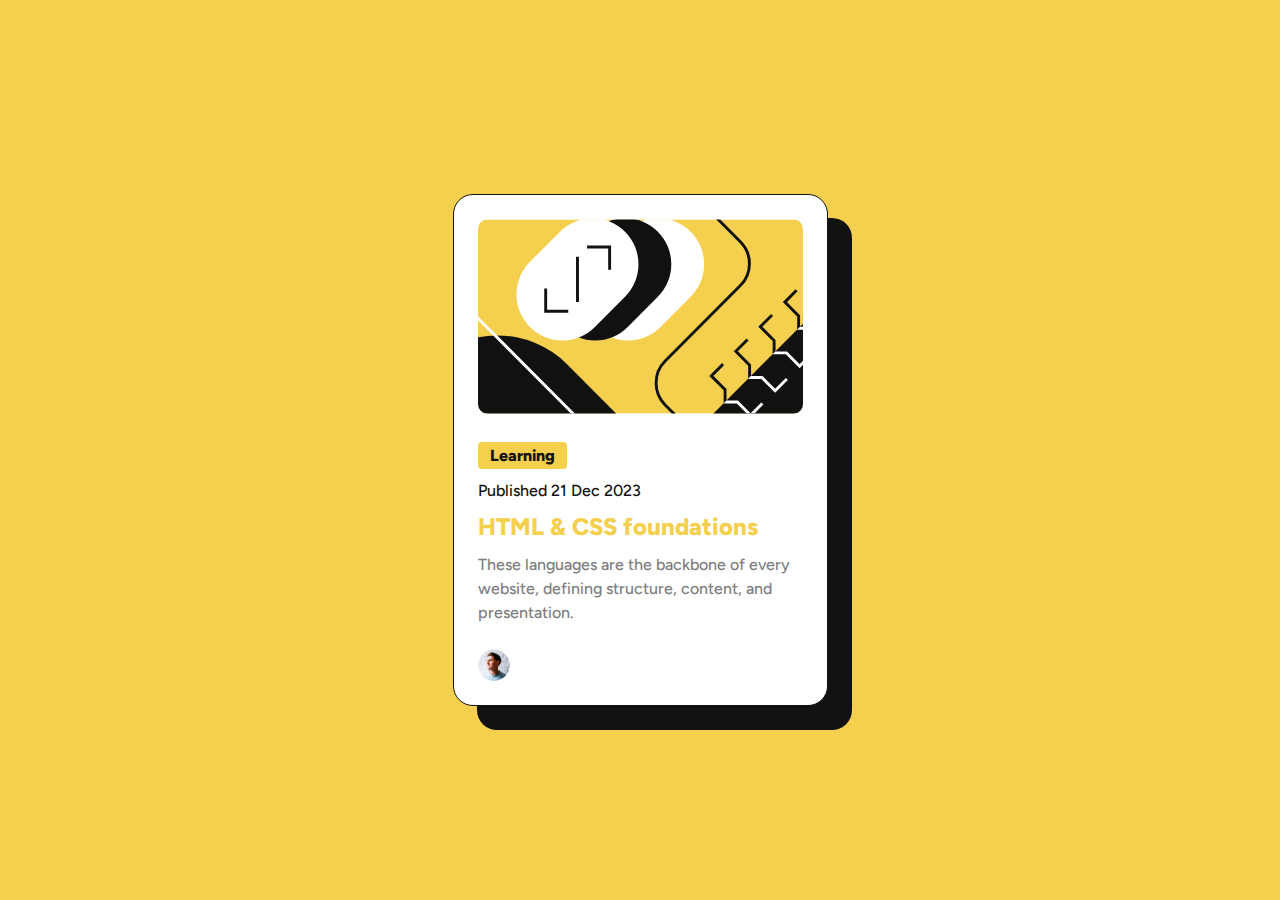
<file: newbie/blog-preview-card-main/index.html>
<!DOCTYPE html>
<html lang="en">
<head>
  <meta charset="UTF-8">
  <meta name="viewport" content="width=device-width, initial-scale=1.0">
  <link rel="icon" type="image/png" sizes="32x32" href="./assets/images/favicon-32x32.png">
  <title>Frontend Mentor | Blog preview card</title>
  <link rel="stylesheet" href="style.css">
</head>
<body>
  <main>
    <article class="card">
      <img class="card__image" src="assets/images/illustration-article.svg" alt="Illustration for the article">
      <div class="card__content">
        <p class="card__tag">Learning</p>
        <p class="card__date">Published 21 Dec 2023</p>
        <h1 class="card__title">HTML & CSS foundations</h1>
        <p class="card__description">These languages are the backbone of every website, defining structure, content, and presentation.</p>
        <div class="card__author">
          <img class="card__author-image" src="assets/images/image-avatar.webp" alt="Greg Hooper">
          <p class="card__author-name">Greg Hooper</p>
        </div>
      </div>
    </article>
  </main>
  
</body>

</html>
</file>
<file: newbie/blog-preview-card-main/style.css>
@font-face {
    font-family: 'Figtree';
    src: url('assets/fonts/Figtree-VariableFont_wght.ttf') format('truetype');
    font-weight: 500 800;
    font-style: normal;
  }
  
  :root {
    --color-yellow: hsl(47, 88%, 63%);
    --color-white: hsl(0, 0%, 100%);
    --color-grey: hsl(0, 0%, 50%);
    --color-black: hsl(0, 0%, 7%);
  }
  
  * {
    margin: 0;
    padding: 0;
    box-sizing: border-box;
  }
  
  body {
    font-family: 'Figtree', sans-serif;
    background-color: var(--color-yellow);
    display: flex;
    justify-content: center;
    align-items: center;
    min-height: 100vh;
    padding: 1rem;
  }
  
  .card {
    background-color: var(--color-white);
    border: 1px solid var(--color-black);
    border-radius: 20px;
    padding: 24px;
    max-width: 375px;
    box-shadow: 24px 24px 0 var(--color-black);
  }
  
  .card:hover {
  }
  
  .card__image {
    width: 100%;
    border-radius: 10px;
    margin-bottom: 24px;
  }
  
  .card__tag {
    display: inline-block;
    background-color: var(--color-yellow);
    color: var(--color-black);
    font-weight: 800;
    padding: 4px 12px;
    border-radius: 4px;
    margin-bottom: 12px;
  }
  
  .card__date {
    color: var(--color-black);
    font-weight: 500;
    margin-bottom: 12px;
  }
  
  .card__title {
    color: var(--color-yellow);
    font-size: 24px;
    font-weight: 800;
    margin-bottom: 12px;
  }
  
  .card__description {
    color: var(--color-grey);
    line-height: 1.5;
    margin-bottom: 24px;
  }
  
  .card__author {
    display: flex;
    align-items: center;
  }
  
  .card__author-image {
    width: 32px;
    height: 32px;
    border-radius: 50%;
    margin-right: 12px;
  }
  
  .card__author-name {
    font-weight: 800;
    color: var(--color-white);
  }
  
  .attribution {
    font-size: 11px;
    text-align: center;
    margin-top: 1rem;
  }
  
  .attribution a {
    color: hsl(228, 45%, 44%);
  }
</file>
